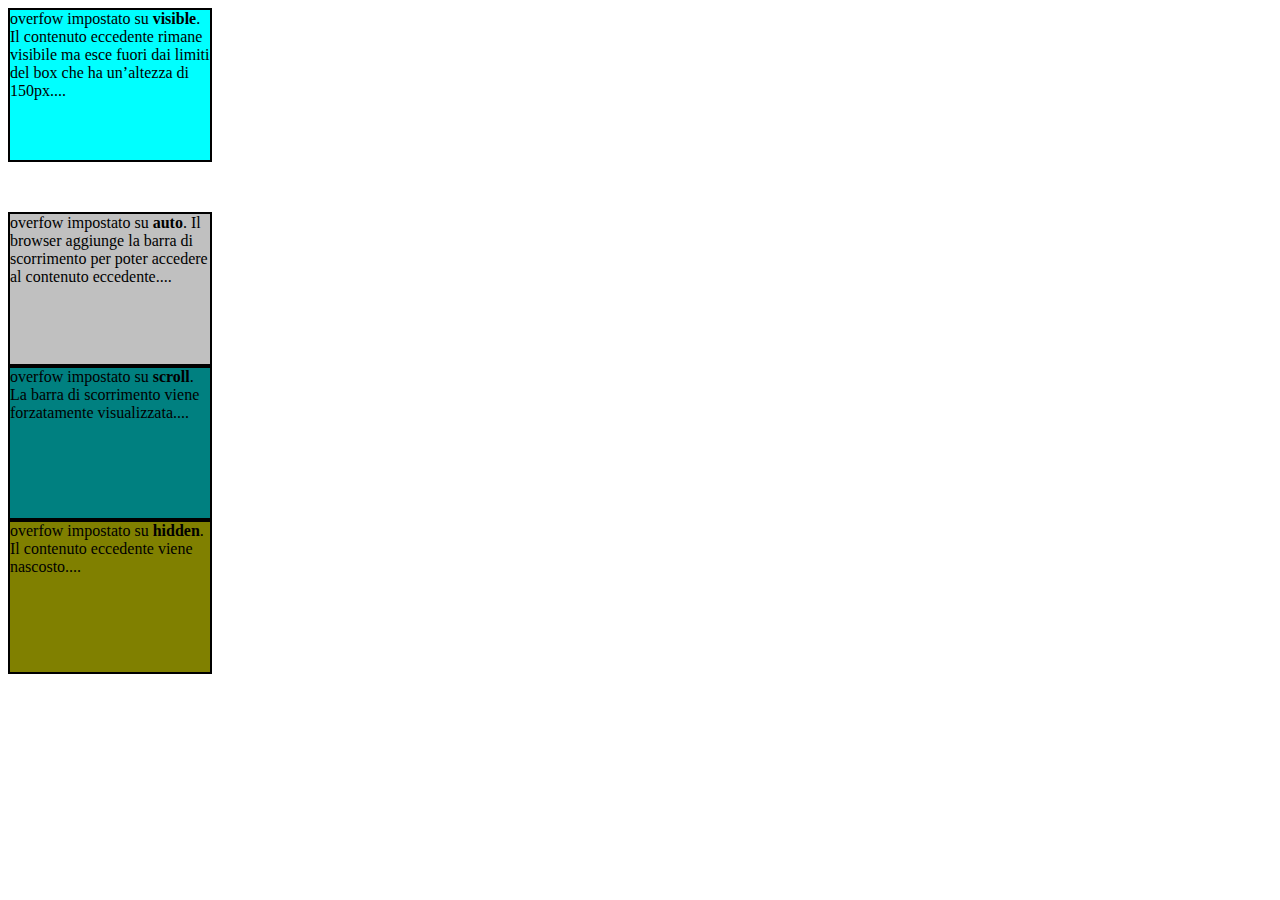
<file: Informatica/index.html>
<HTML>
		<head> <link rel="stylesheet" href="style.css">  </head>
		<body>





<div id=box1> overfow impostato su <b>visible</b>. Il contenuto eccedente rimane visibile ma esce fuori dai limiti del box che ha un’altezza di 150px....</div>

<div id=box2>overfow impostato su <b>auto</b>. Il browser aggiunge la barra di scorrimento per poter accedere al contenuto eccedente....</div>

<div id=box3>overfow impostato su <b>scroll</b>. La barra di scorrimento viene forzatamente visualizzata....</div>

<div id=box4>overfow impostato su <b>hidden</b>. <br>Il contenuto eccedente viene nascosto....</div>

</body>

</HTML>
</file>
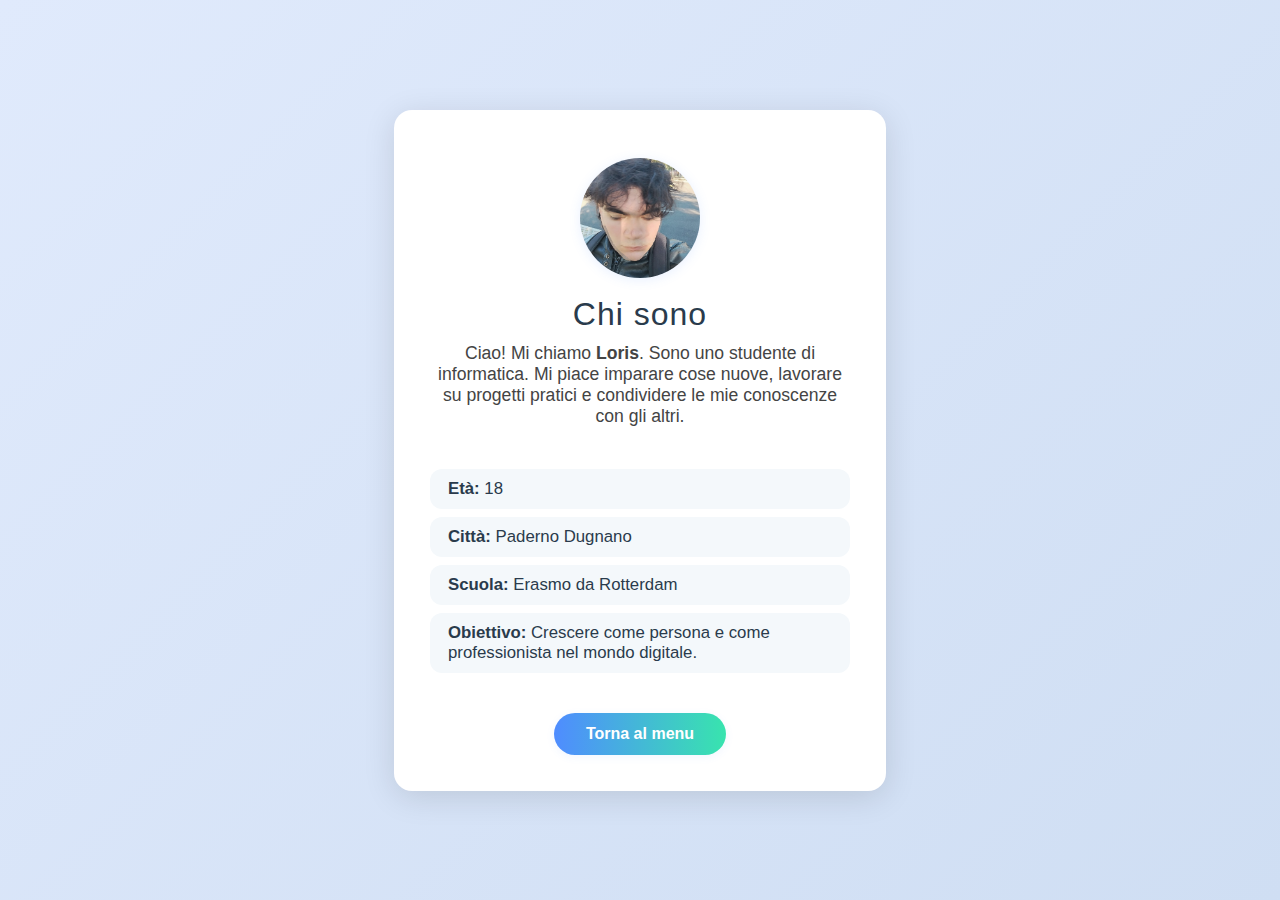
<file: chi-sono.html>
<!DOCTYPE html>
<html lang="it">
<head>
    <meta charset="UTF-8">
    <meta name="viewport" content="width=device-width, initial-scale=1.0">
    <title>Chi sono</title>
    <style>
        body {
            min-height: 100vh;
            margin: 0;
            background: linear-gradient(135deg, #e0eafc 0%, #cfdef3 100%);
            display: flex;
            align-items: center;
            justify-content: center;
            font-family: 'Segoe UI', Arial, sans-serif;
        }
        .profile-box {
            background: #fff;
            border-radius: 18px;
            box-shadow: 0 6px 32px rgba(0,0,0,0.12);
            padding: 48px 36px 36px 36px;
            display: flex;
            flex-direction: column;
            align-items: center;
            min-width: 340px;
            max-width: 420px;
        }
        .profile-pic {
            width: 120px;
            height: 120px;
            border-radius: 50%;
            object-fit: cover;
            box-shadow: 0 2px 12px rgba(79,140,255,0.13);
            margin-bottom: 18px;
            background: #e0eafc;
        }
        .profile-title {
            font-size: 2em;
            color: #2a3b4c;
            margin-bottom: 10px;
            letter-spacing: 1px;
        }
        .profile-desc {
            color: #444;
            font-size: 1.1em;
            text-align: center;
            margin-bottom: 18px;
        }
        .profile-list {
            list-style: none;
            padding: 0;
            margin-bottom: 22px;
            width: 100%;
        }
        .profile-list li {
            background: #f4f8fb;
            margin: 8px 0;
            padding: 10px 18px;
            border-radius: 12px;
            color: #2a3b4c;
            font-size: 1.05em;
        }
        .back-btn {
            display: inline-block;
            margin-top: 10px;
            padding: 12px 32px;
            background: linear-gradient(90deg, #4f8cff 0%, #38e4ae 100%);
            color: #fff;
            font-size: 1em;
            font-weight: 600;
            border: none;
            border-radius: 32px;
            box-shadow: 0 2px 8px rgba(79,140,255,0.08);
            cursor: pointer;
            text-decoration: none;
            transition: background 0.2s, transform 0.13s;
        }
        .back-btn:hover {
            background: linear-gradient(90deg, #38e4ae 0%, #4f8cff 100%);
            transform: translateY(-2px) scale(1.03);
        }
    </style>
</head>
<body>
    <div class="profile-box">
    <img class="profile-pic" src="pfp.png" alt="Foto profilo">
        <div class="profile-title">Chi sono</div>
        <div class="profile-desc">Ciao! Mi chiamo <strong>Loris</strong>. Sono uno studente di informatica. Mi piace imparare cose nuove, lavorare su progetti pratici e condividere le mie conoscenze con gli altri.</div>
        <ul class="profile-list">
            <li><strong>Età:</strong> 18</li>
            <li><strong>Città:</strong> Paderno Dugnano</li>
            <li><strong>Scuola:</strong> Erasmo da Rotterdam</li>
            <li><strong>Obiettivo:</strong> Crescere come persona e come professionista nel mondo digitale.</li>
        </ul>
        <a class="back-btn" href="menu.html">Torna al menu</a>
    </div>
</body>
</html>
</file>
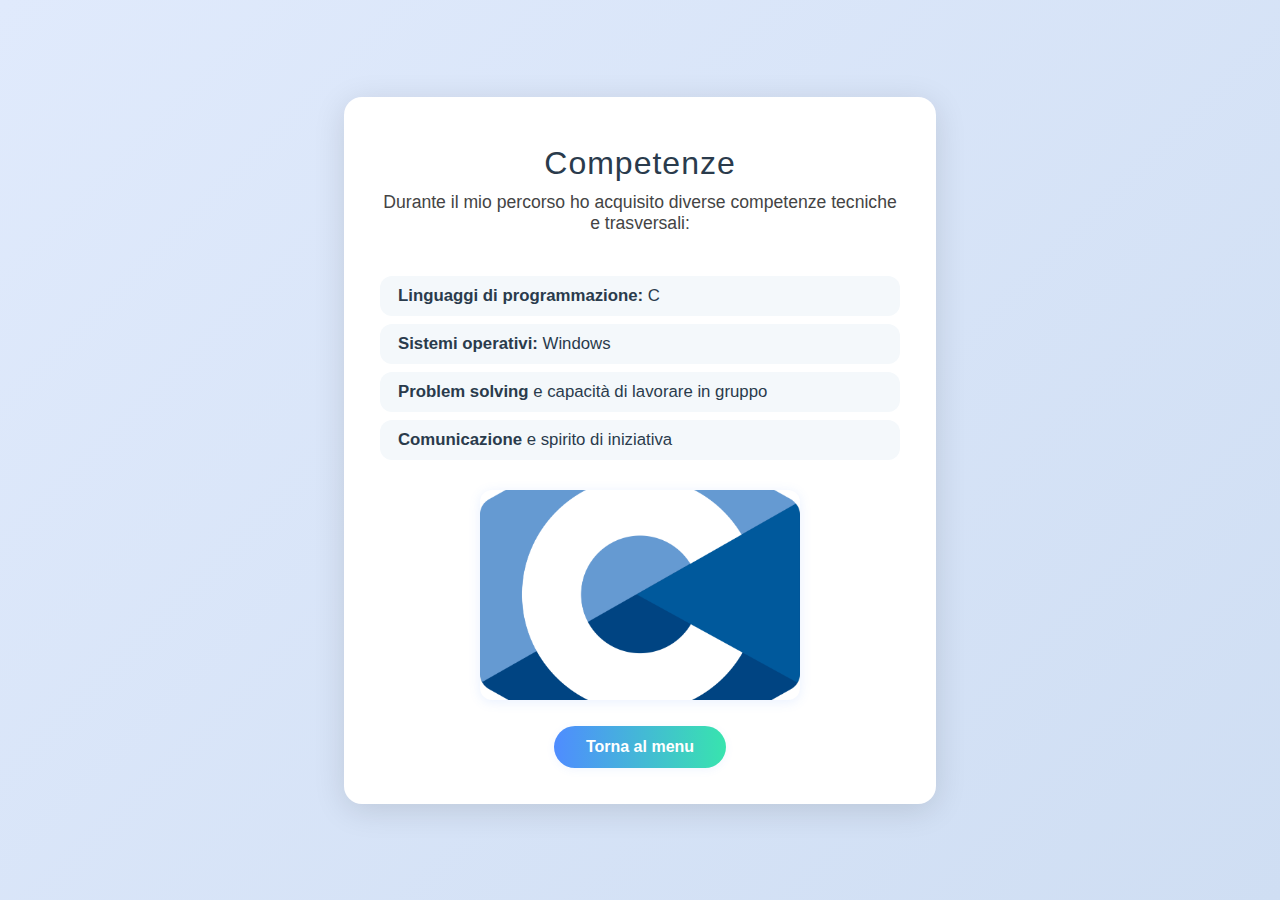
<file: competenze.html>
<!-- Pagina Competenze: mostra le abilità tecniche e trasversali -->
<!DOCTYPE html>
<html lang="it">
<head>
    <meta charset="UTF-8">
    <meta name="viewport" content="width=device-width, initial-scale=1.0">
    <title>Competenze</title>
    <!-- Stili CSS per layout e grafica -->
    <style>
        /* Impostazioni generali della pagina */
        body {
            min-height: 100vh;
            margin: 0;
            background: linear-gradient(135deg, #e0eafc 0%, #cfdef3 100%);
            display: flex;
            align-items: center;
            justify-content: center;
            font-family: 'Segoe UI', Arial, sans-serif;
        }
        /* Box centrale per i contenuti */
        .skills-box {
            background: #fff;
            border-radius: 18px;
            box-shadow: 0 6px 32px rgba(0,0,0,0.12);
            padding: 48px 36px 36px 36px;
            display: flex;
            flex-direction: column;
            align-items: center;
            min-width: 340px;
            max-width: 520px;
        }
        /* Titolo principale */
        .skills-title {
            font-size: 2em;
            color: #2a3b4c;
            margin-bottom: 10px;
            letter-spacing: 1px;
        }
        /* Descrizione */
        .skills-desc {
            color: #444;
            font-size: 1.1em;
            text-align: center;
            margin-bottom: 18px;
        }
        /* Lista delle competenze */
        .skills-list {
            list-style: none;
            padding: 0;
            margin-bottom: 22px;
            width: 100%;
        }
        .skills-list li {
            background: #f4f8fb;
            margin: 8px 0;
            padding: 10px 18px;
            border-radius: 12px;
            color: #2a3b4c;
            font-size: 1.05em;
        }
        /* Bottone per tornare al menu */
        .back-btn {
            display: inline-block;
            margin-top: 10px;
            padding: 12px 32px;
            background: linear-gradient(90deg, #4f8cff 0%, #38e4ae 100%);
            color: #fff;
            font-size: 1em;
            font-weight: 600;
            border: none;
            border-radius: 32px;
            box-shadow: 0 2px 8px rgba(79,140,255,0.08);
            cursor: pointer;
            text-decoration: none;
            transition: background 0.2s, transform 0.13s;
        }
        .exp-img {
            width: 320px;
            height: 210px;
            object-fit: cover;
            border-radius: 12px;
            margin-bottom: 16px;
            box-shadow: 0 2px 12px rgba(79,140,255,0.13);
        }
        .back-btn:hover {
            background: linear-gradient(90deg, #38e4ae 0%, #4f8cff 100%);
            transform: translateY(-2px) scale(1.03);
        }
    </style>
</head>
<body>
    <!-- Box centrale con tutte le informazioni -->
    <div class="skills-box">
        <!-- Titolo -->
        <div class="skills-title">Competenze</div>
        <!-- Descrizione generale -->
        <div class="skills-desc">Durante il mio percorso ho acquisito diverse competenze tecniche e trasversali:</div>
        <!-- Lista delle competenze -->
        <ul class="skills-list">
            <li><strong>Linguaggi di programmazione:</strong> C</li>
            <li><strong>Sistemi operativi:</strong> Windows</li>
            <li><strong>Problem solving</strong> e capacità di lavorare in gruppo</li>
            <li><strong>Comunicazione</strong> e spirito di iniziativa</li>
        </ul>
        <img class="exp-img" src="C.png" alt="Immagine C">
        <!-- Bottone per tornare al menu principale -->
        <a class="back-btn" href="menu.html">Torna al menu</a>
    </div>
</body>
</html>
</file>
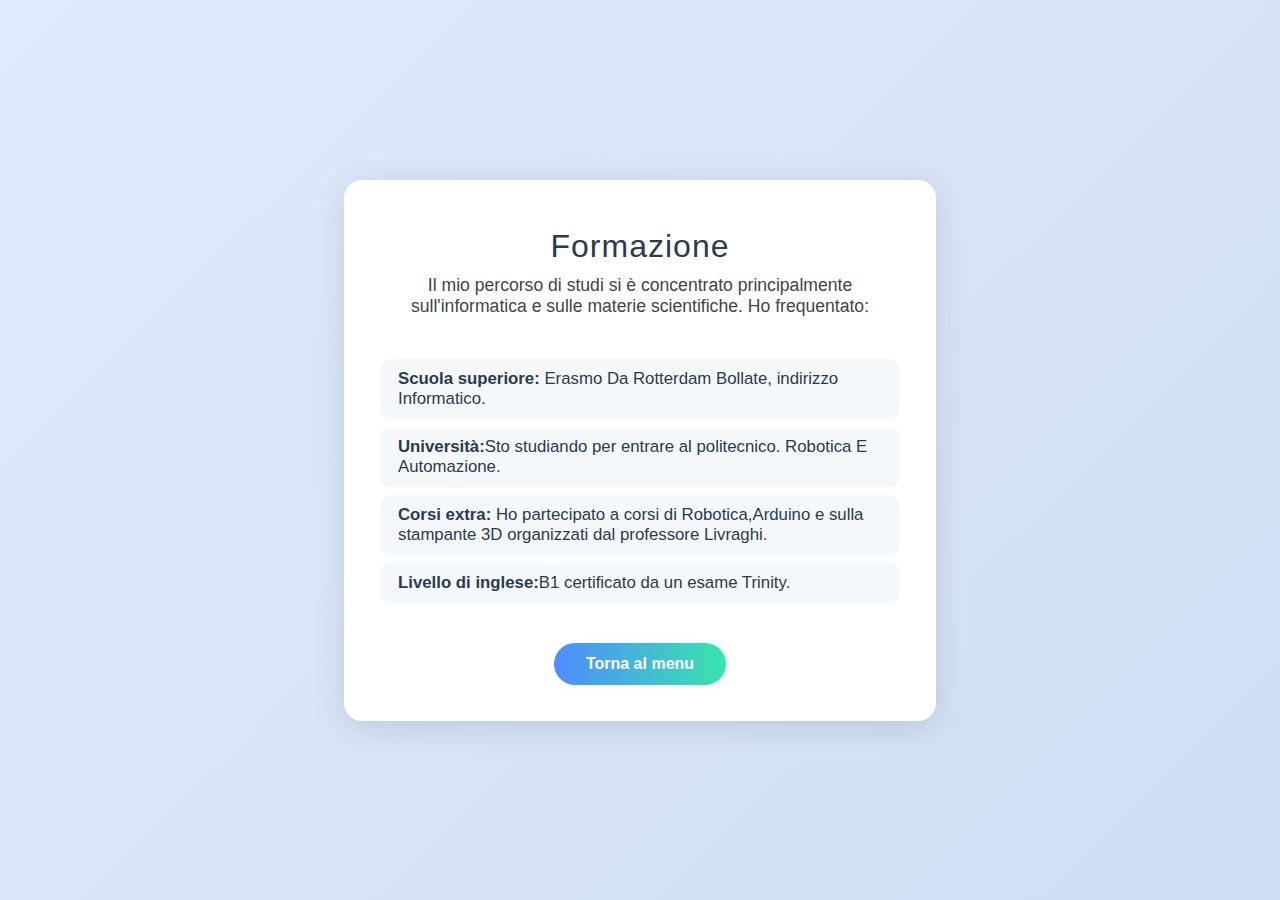
<file: formazione.html>
<!DOCTYPE html>
<html lang="it">
<head>
    <meta charset="UTF-8">
    <meta name="viewport" content="width=device-width, initial-scale=1.0">
    <title>Formazione</title>
    <!-- Stili CSS per layout e grafica -->
    <style>
        /* Impostazioni generali della pagina */
        body {
            min-height: 100vh;
            margin: 0;
            background: linear-gradient(135deg, #e0eafc 0%, #cfdef3 100%);
            display: flex;
            align-items: center;
            justify-content: center;
            font-family: 'Segoe UI', Arial, sans-serif;
        }
        /* Box centrale per i contenuti */
        .form-box {
            background: #fff;
            border-radius: 18px;
            box-shadow: 0 6px 32px rgba(0,0,0,0.12);
            padding: 48px 36px 36px 36px;
            display: flex;
            flex-direction: column;
            align-items: center;
            min-width: 340px;
            max-width: 520px;
        }
        /* Titolo principale */
        .form-title {
            font-size: 2em;
            color: #2a3b4c;
            margin-bottom: 10px;
            letter-spacing: 1px;
        }
        /* Descrizione */
        .form-desc {
            color: #444;
            font-size: 1.1em;
            text-align: center;
            margin-bottom: 18px;
        }
        /* Lista delle tappe formative */
        .form-list {
            list-style: none;
            padding: 0;
            margin-bottom: 22px;
            width: 100%;
        }
        .form-list li {
            background: #f4f8fb;
            margin: 8px 0;
            padding: 10px 18px;
            border-radius: 12px;
            color: #2a3b4c;
            font-size: 1.05em;
        }
        /* Bottone per tornare al menu */
        .back-btn {
            display: inline-block;
            margin-top: 10px;
            padding: 12px 32px;
            background: linear-gradient(90deg, #4f8cff 0%, #38e4ae 100%);
            color: #fff;
            font-size: 1em;
            font-weight: 600;
            border: none;
            border-radius: 32px;
            box-shadow: 0 2px 8px rgba(79,140,255,0.08);
            cursor: pointer;
            text-decoration: none;
            transition: background 0.2s, transform 0.13s;
        }
        .back-btn:hover {
            background: linear-gradient(90deg, #38e4ae 0%, #4f8cff 100%);
            transform: translateY(-2px) scale(1.03);
        }
    </style>
</head>
<body>
    <!-- Box centrale con tutte le informazioni -->
    <div class="form-box">
        <!-- Titolo -->
        <div class="form-title">Formazione</div>
        <!-- Descrizione generale -->
        <div class="form-desc">Il mio percorso di studi si è concentrato principalmente sull'informatica e sulle materie scientifiche. Ho frequentato:</div>
        <!-- Lista delle tappe formative -->
        <ul class="form-list">
            <li><strong>Scuola superiore:</strong> Erasmo Da Rotterdam Bollate, indirizzo Informatico.</li>
            <li><strong>Università:</strong>Sto studiando per entrare al politecnico. Robotica E Automazione. </li>
            <li><strong>Corsi extra:</strong> Ho partecipato a corsi di Robotica,Arduino e sulla stampante 3D organizzati dal professore Livraghi.</li>
            <li><strong>Livello di inglese:</strong>B1 certificato da un esame Trinity. </li>
        </ul>
        <!-- Bottone per tornare al menu principale -->
        <a class="back-btn" href="menu.html">Torna al menu</a>
    </div>
</body>
</html>
</file>
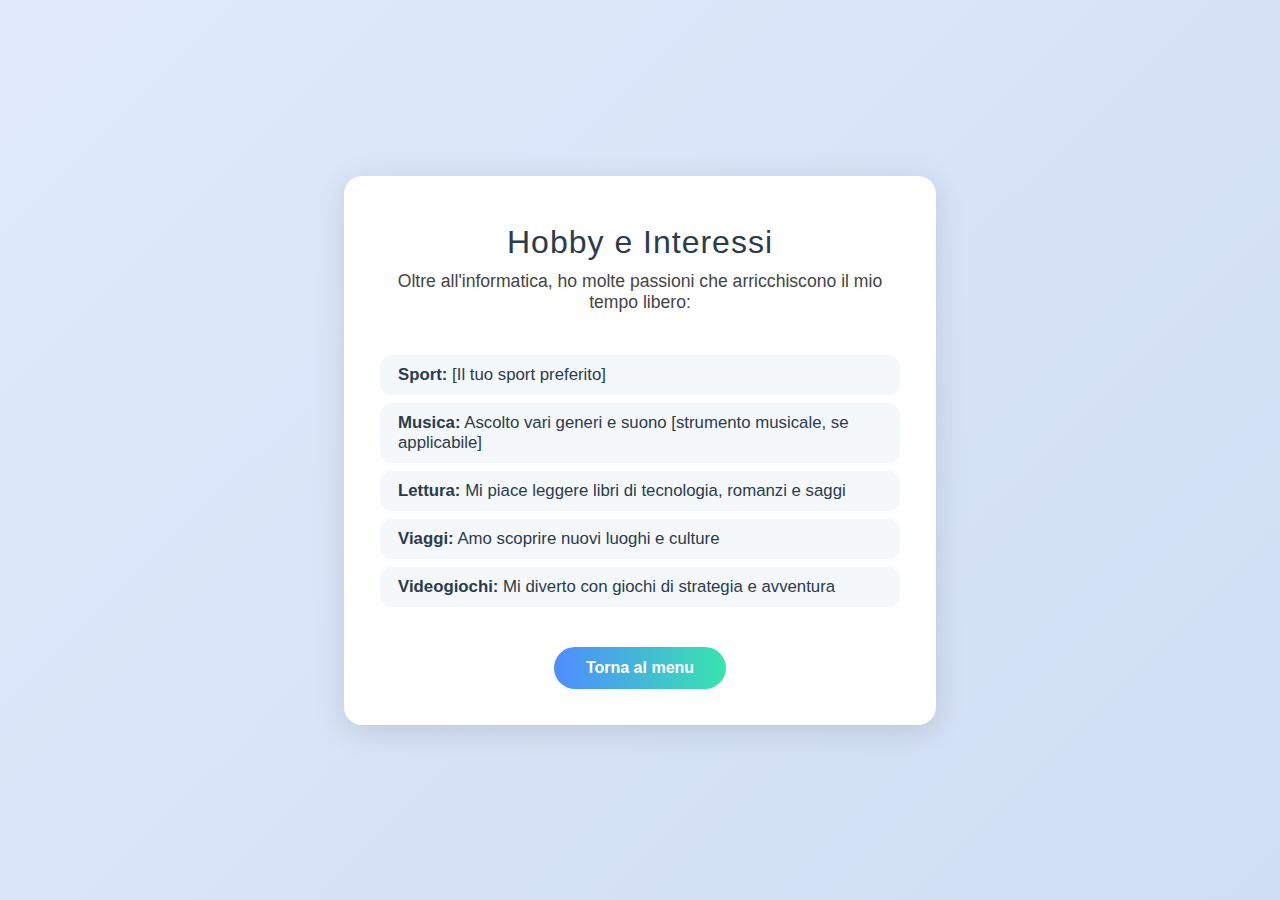
<file: hobby.html>
<!-- Pagina Hobby e Interessi: mostra passioni e attività nel tempo libero -->
<!DOCTYPE html>
<html lang="it">
<head>
    <meta charset="UTF-8">
    <meta name="viewport" content="width=device-width, initial-scale=1.0">
    <title>Hobby e Interessi</title>
    <!-- Stili CSS per layout e grafica -->
    <style>
        /* Impostazioni generali della pagina */
        body {
            min-height: 100vh;
            margin: 0;
            background: linear-gradient(135deg, #e0eafc 0%, #cfdef3 100%);
            display: flex;
            align-items: center;
            justify-content: center;
            font-family: 'Segoe UI', Arial, sans-serif;
        }
        /* Box centrale per i contenuti */
        .hobby-box {
            background: #fff;
            border-radius: 18px;
            box-shadow: 0 6px 32px rgba(0,0,0,0.12);
            padding: 48px 36px 36px 36px;
            display: flex;
            flex-direction: column;
            align-items: center;
            min-width: 340px;
            max-width: 520px;
        }
        /* Titolo principale */
        .hobby-title {
            font-size: 2em;
            color: #2a3b4c;
            margin-bottom: 10px;
            letter-spacing: 1px;
        }
        /* Descrizione */
        .hobby-desc {
            color: #444;
            font-size: 1.1em;
            text-align: center;
            margin-bottom: 18px;
        }
        /* Lista degli hobby */
        .hobby-list {
            list-style: none;
            padding: 0;
            margin-bottom: 22px;
            width: 100%;
        }
        .hobby-list li {
            background: #f4f8fb;
            margin: 8px 0;
            padding: 10px 18px;
            border-radius: 12px;
            color: #2a3b4c;
            font-size: 1.05em;
        }
        /* Bottone per tornare al menu */
        .back-btn {
            display: inline-block;
            margin-top: 10px;
            padding: 12px 32px;
            background: linear-gradient(90deg, #4f8cff 0%, #38e4ae 100%);
            color: #fff;
            font-size: 1em;
            font-weight: 600;
            border: none;
            border-radius: 32px;
            box-shadow: 0 2px 8px rgba(79,140,255,0.08);
            cursor: pointer;
            text-decoration: none;
            transition: background 0.2s, transform 0.13s;
        }
        .back-btn:hover {
            background: linear-gradient(90deg, #38e4ae 0%, #4f8cff 100%);
            transform: translateY(-2px) scale(1.03);
        }
    </style>
</head>
<body>
    <!-- Box centrale con tutte le informazioni -->
    <div class="hobby-box">
        <!-- Titolo -->
        <div class="hobby-title">Hobby e Interessi</div>
        <!-- Descrizione generale -->
        <div class="hobby-desc">Oltre all'informatica, ho molte passioni che arricchiscono il mio tempo libero:</div>
        <!-- Lista degli hobby -->
        <ul class="hobby-list">
            <li><strong>Sport:</strong> [Il tuo sport preferito]</li>
            <li><strong>Musica:</strong> Ascolto vari generi e suono [strumento musicale, se applicabile]</li>
            <li><strong>Lettura:</strong> Mi piace leggere libri di tecnologia, romanzi e saggi</li>
            <li><strong>Viaggi:</strong> Amo scoprire nuovi luoghi e culture</li>
            <li><strong>Videogiochi:</strong> Mi diverto con giochi di strategia e avventura</li>
        </ul>
        <!-- Bottone per tornare al menu principale -->
        <a class="back-btn" href="menu.html">Torna al menu</a>
    </div>
</body>
</html>
</file>
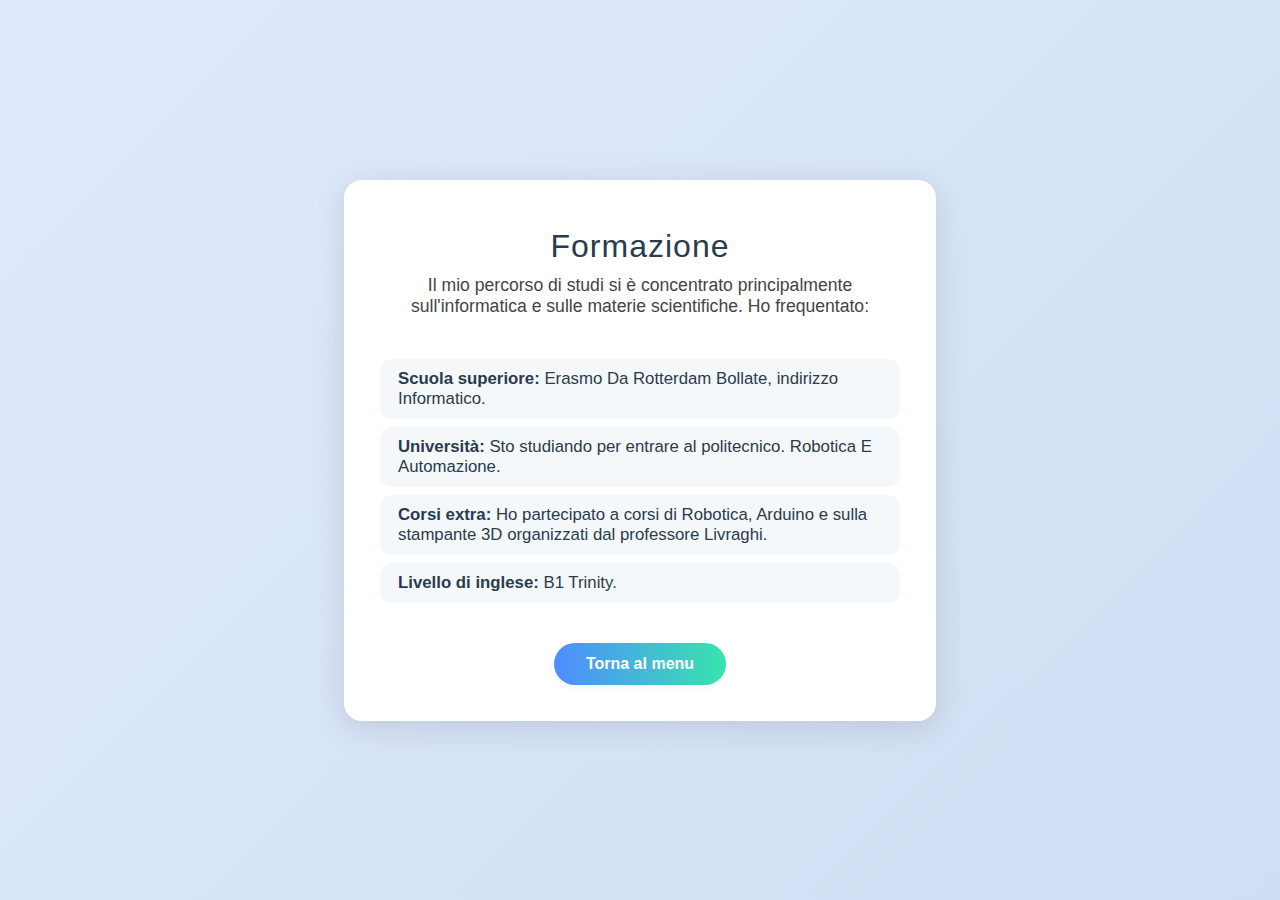
<file: 1/formazione.html>
<!DOCTYPE html>
<html lang="it">
<head>
    <meta charset="UTF-8">
    <meta name="viewport" content="width=device-width, initial-scale=1.0">
    <title>Formazione</title>
    <!-- Stili CSS per layout e grafica -->
    <style>
        /* Impostazioni generali della pagina */
        body {
            min-height: 100vh;
            margin: 0;
            background: linear-gradient(135deg, #e0eafc 0%, #cfdef3 100%);
            display: flex;
            align-items: center;
            justify-content: center;
            font-family: 'Segoe UI', Arial, sans-serif;
        }
        /* Box centrale per i contenuti */
        .form-box {
            background: #fff;
            border-radius: 18px;
            box-shadow: 0 6px 32px rgba(0,0,0,0.12);
            padding: 48px 36px 36px 36px;
            display: flex;
            flex-direction: column;
            align-items: center;
            min-width: 340px;
            max-width: 520px;
        }
        /* Titolo principale */
        .form-title {
            font-size: 2em;
            color: #2a3b4c;
            margin-bottom: 10px;
            letter-spacing: 1px;
        }
        /* Descrizione */
        .form-desc {
            color: #444;
            font-size: 1.1em;
            text-align: center;
            margin-bottom: 18px;
        }
        /* Lista delle tappe formative */
        .form-list {
            list-style: none;
            padding: 0;
            margin-bottom: 22px;
            width: 100%;
        }
        .form-list li {
            background: #f4f8fb;
            margin: 8px 0;
            padding: 10px 18px;
            border-radius: 12px;
            color: #2a3b4c;
            font-size: 1.05em;
        }
        /* Bottone per tornare al menu */
        .back-btn {
            display: inline-block;
            margin-top: 10px;
            padding: 12px 32px;
            background: linear-gradient(90deg, #4f8cff 0%, #38e4ae 100%);
            color: #fff;
            font-size: 1em;
            font-weight: 600;
            border: none;
            border-radius: 32px;
            box-shadow: 0 2px 8px rgba(79,140,255,0.08);
            cursor: pointer;
            text-decoration: none;
            transition: background 0.2s, transform 0.13s;
        }
        .back-btn:hover {
            background: linear-gradient(90deg, #38e4ae 0%, #4f8cff 100%);
            transform: translateY(-2px) scale(1.03);
        }
    </style>
</head>
<body>
    <!-- Box centrale con tutte le informazioni -->
    <div class="form-box">
        <!-- Titolo -->
        <div class="form-title">Formazione</div>
        <!-- Descrizione generale -->
        <div class="form-desc">Il mio percorso di studi si è concentrato principalmente sull'informatica e sulle materie scientifiche. Ho frequentato:</div>
        <!-- Lista delle tappe formative -->
        <ul class="form-list">
            <li><strong>Scuola superiore:</strong> Erasmo Da Rotterdam Bollate, indirizzo Informatico.</li>
            <li><strong>Università:</strong> Sto studiando per entrare al politecnico. Robotica E Automazione. </li>
            <li><strong>Corsi extra:</strong> Ho partecipato a corsi di Robotica, Arduino e sulla stampante 3D organizzati dal professore Livraghi.</li>
            <li><strong>Livello di inglese:</strong> B1 Trinity. </li>
        </ul>
        <!-- Bottone per tornare al menu principale -->
        <a class="back-btn" href="menu.html">Torna al menu</a>
    </div>
</body>
</html>
</file>
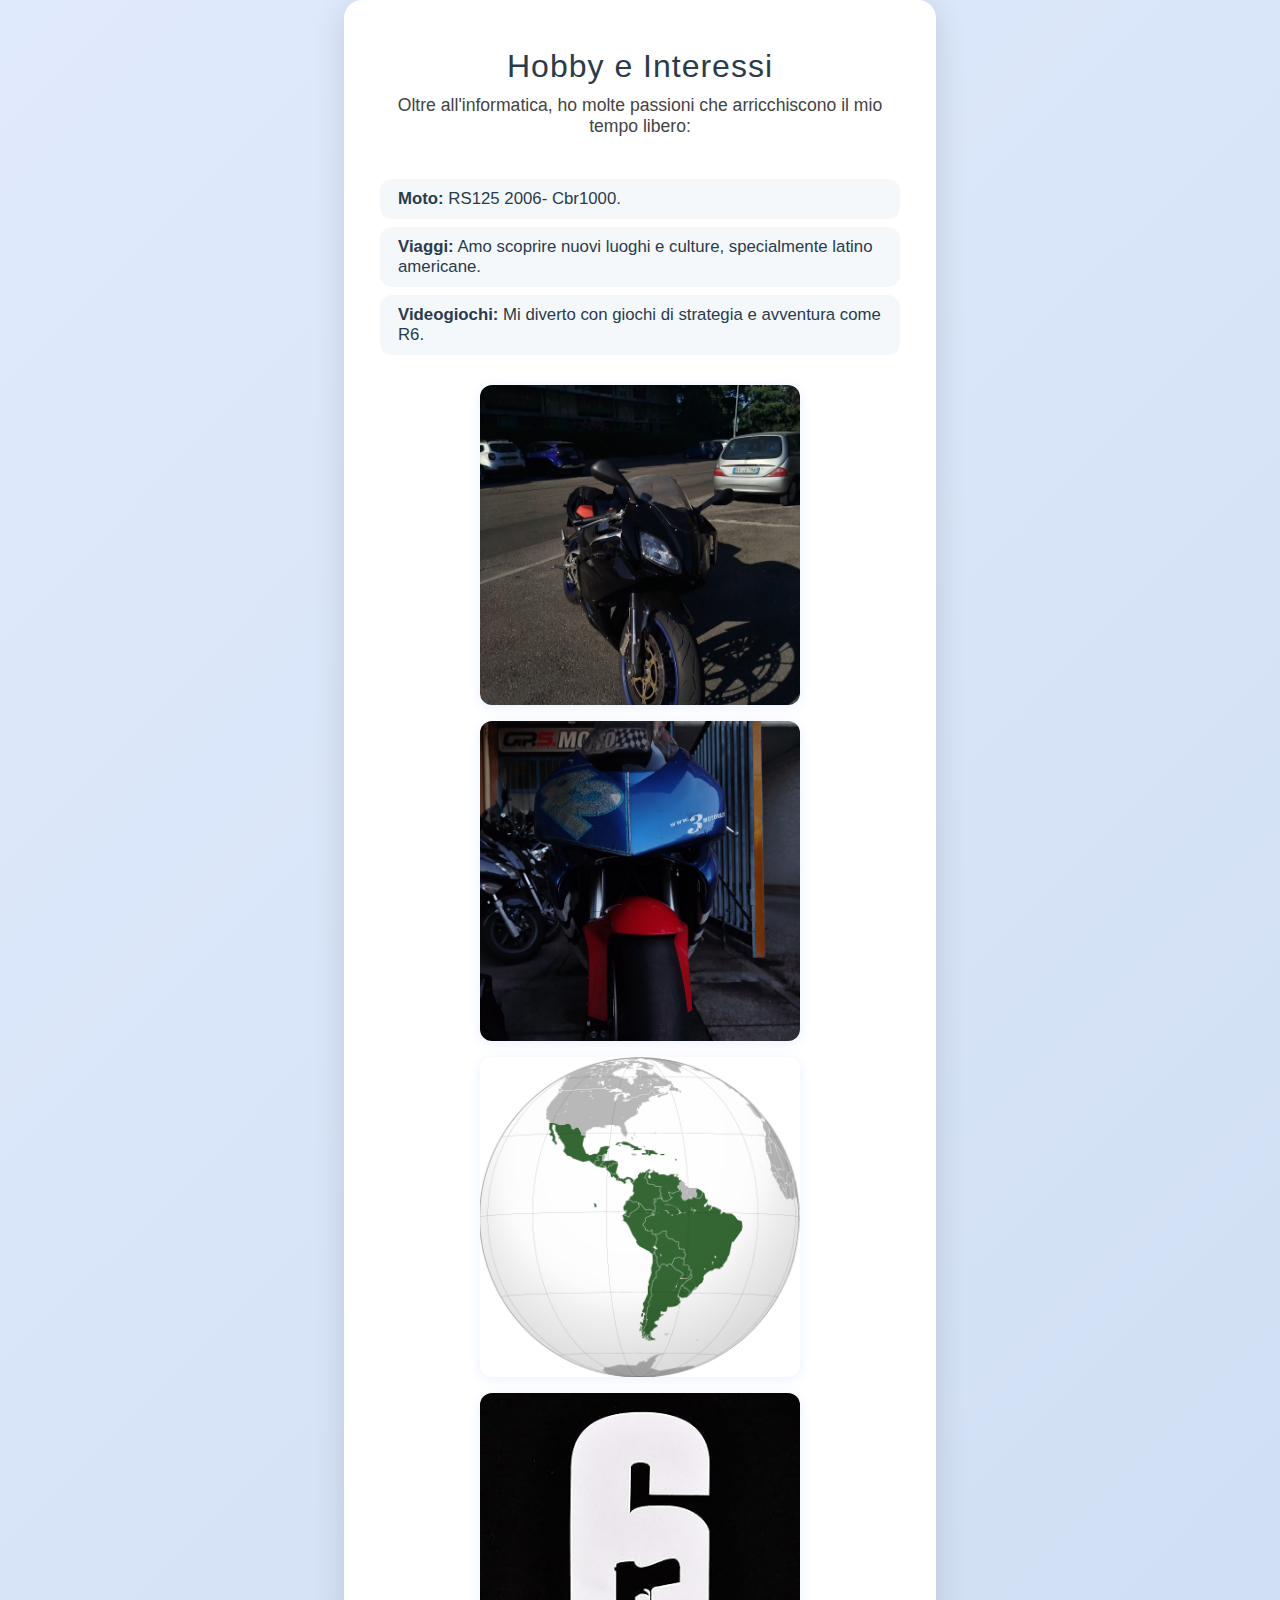
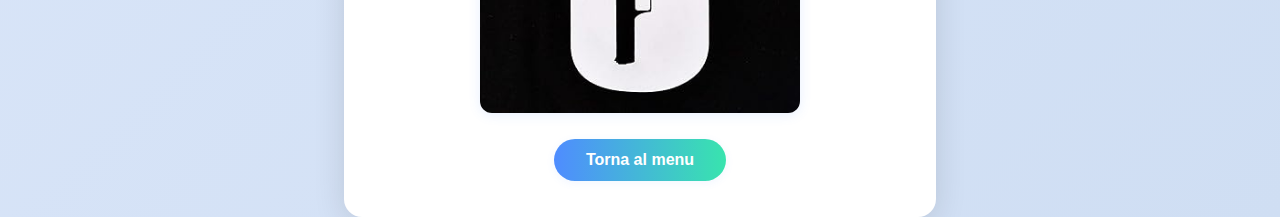
<file: 1/hobby.html>
<!-- Pagina Hobby e Interessi: mostra passioni e attività nel tempo libero -->
<!DOCTYPE html>
<html lang="it">
<head>
    <meta charset="UTF-8">
    <meta name="viewport" content="width=device-width, initial-scale=1.0">
    <title>Hobby e Interessi</title>
    <!-- Stili CSS per layout e grafica -->
    <style>
        /* Impostazioni generali della pagina */
        body {
            min-height: 100vh;
            margin: 0;
            background: linear-gradient(135deg, #e0eafc 0%, #cfdef3 100%);
            display: flex;
            align-items: center;
            justify-content: center;
            font-family: 'Segoe UI', Arial, sans-serif;
        }
        /* Box centrale per i contenuti */
        .hobby-box {
            background: #fff;
            border-radius: 18px;
            box-shadow: 0 6px 32px rgba(0,0,0,0.12);
            padding: 48px 36px 36px 36px;
            display: flex;
            flex-direction: column;
            align-items: center;
            min-width: 340px;
            max-width: 520px;
        }
        /* Titolo principale */
        .hobby-title {
            font-size: 2em;
            color: #2a3b4c;
            margin-bottom: 10px;
            letter-spacing: 1px;
        }
        /* Descrizione */
        .hobby-desc {
            color: #444;
            font-size: 1.1em;
            text-align: center;
            margin-bottom: 18px;
        }
        /* Lista degli hobby */
        .hobby-list {
            list-style: none;
            padding: 0;
            margin-bottom: 22px;
            width: 100%;
        }
        .hobby-list li {
            background: #f4f8fb;
            margin: 8px 0;
            padding: 10px 18px;
            border-radius: 12px;
            color: #2a3b4c;
            font-size: 1.05em;
        }
        /* Bottone per tornare al menu */
        .back-btn {
            display: inline-block;
            margin-top: 10px;
            padding: 12px 32px;
            background: linear-gradient(90deg, #4f8cff 0%, #38e4ae 100%);
            color: #fff;
            font-size: 1em;
            font-weight: 600;
            border: none;
            border-radius: 32px;
            box-shadow: 0 2px 8px rgba(79,140,255,0.08);
            cursor: pointer;
            text-decoration: none;
            transition: background 0.2s, transform 0.13s;
        }
        .exp-img {
            width: 320px;
            height: 320px;
            object-fit: cover;
            border-radius: 12px;
            margin-bottom: 16px;
            box-shadow: 0 2px 12px rgba(79,140,255,0.13);
        }
        .back-btn:hover {
            background: linear-gradient(90deg, #38e4ae 0%, #4f8cff 100%);
            transform: translateY(-2px) scale(1.03);
        }
    </style>
</head>
<body>
    <!-- Box centrale con tutte le informazioni -->
    <div class="hobby-box">
        <!-- Titolo -->
        <div class="hobby-title">Hobby e Interessi</div>
        <!-- Descrizione generale -->
        <div class="hobby-desc">Oltre all'informatica, ho molte passioni che arricchiscono il mio tempo libero:</div>
        <!-- Lista degli hobby -->
        <ul class="hobby-list">
            <li><strong>Moto:</strong> RS125 2006- Cbr1000.</li>
            <li><strong>Viaggi:</strong> Amo scoprire nuovi luoghi e culture, specialmente latino americane.</li>
            <li><strong>Videogiochi:</strong> Mi diverto con giochi di strategia e avventura come R6.</li>
        </ul>
        <img class="exp-img" src="Rs125.png" alt="Rs125">
        <img class="exp-img" src="Cbr1000.png" alt="Cbr1000">
        <img class="exp-img" src="Latinoamerica.png" alt="Latina America">
        <img class="exp-img" src="R6.png" alt="R6">
        <!-- Bottone per tornare al menu principale -->
        <a class="back-btn" href="menu.html">Torna al menu</a>
    </div>
</body>
</html>
</file>
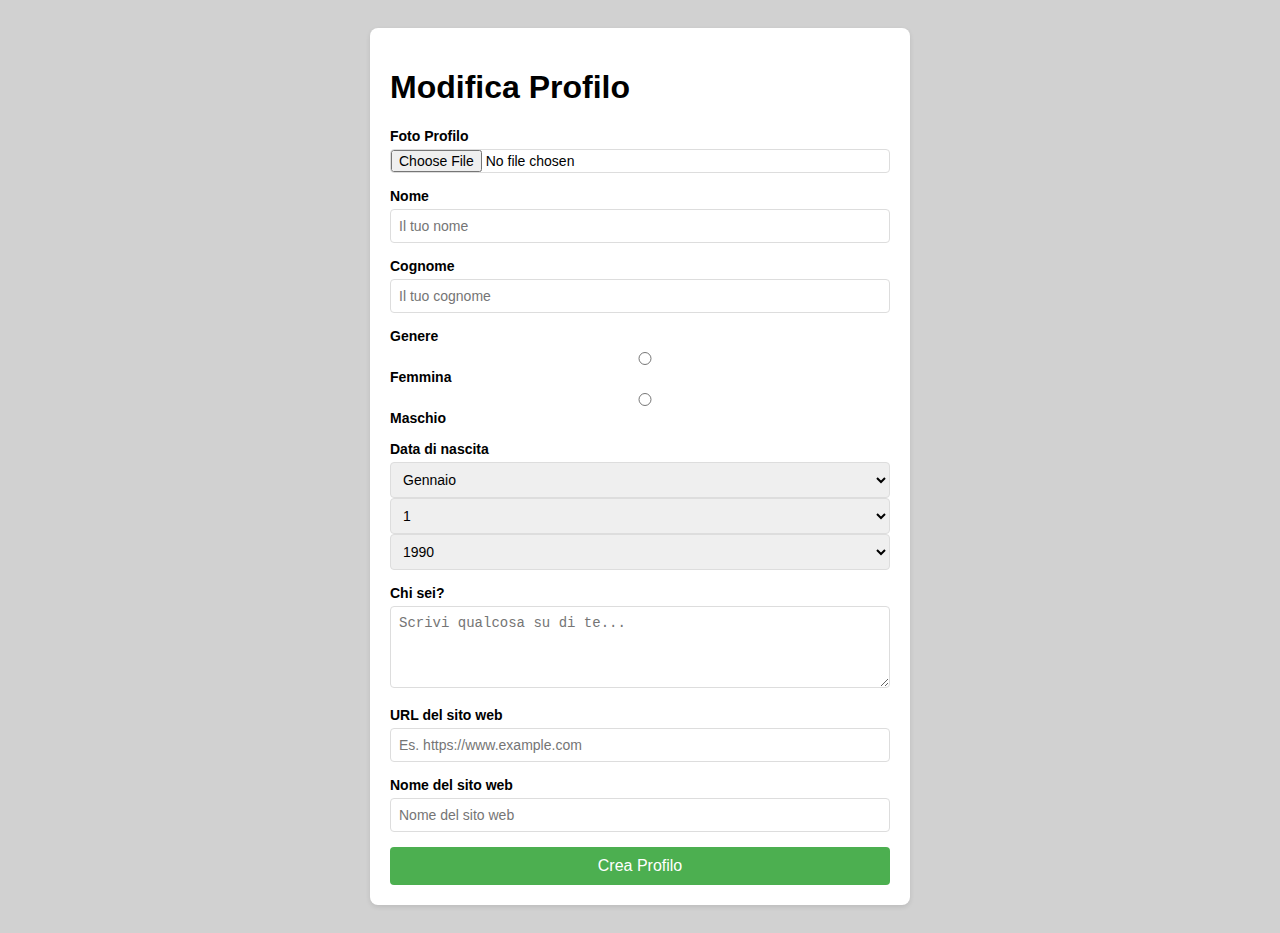
<file: esercitazioni/1.html>
<!DOCTYPE html>
<html lang="it">
<head>
    <meta charset="UTF-8">
    <meta name="viewport" content="width=device-width, initial-scale=1.0">
    <title>Modifica Profilo</title>
    <style>
        body {
            font-family: Arial, sans-serif;
            padding: 20px;
            background-color: #d1d1d1;
        }
    .contenitore-form {
            background-color: #ffffff;
            padding: 20px;
            border-radius: 8px;
            box-shadow: 0 2px 5px rgba(0, 0, 0, 0.1);
            max-width: 500px;
            margin: auto;
        }
    .gruppo-form {
            margin-bottom: 15px;
        }
    .gruppo-form label {
            font-size: 14px;
            font-weight: bold;
            margin-bottom: 5px;
            display: block;
        }
    .gruppo-form input,
    .gruppo-form select,
    .gruppo-form textarea {
            width: 100%;
            padding: 8px;
            font-size: 14px;
            border: 1px solid #ddd;
            border-radius: 4px;
            box-sizing: border-box;
        }
    .gruppo-form input[type="file"] {
            padding: 0;
        }
    .gruppo-genere {
            margin-top: 10px;
        }

    .btn-invia {
            background-color: #4CAF50;
            color: white;
            padding: 10px 20px;
            border: none;
            border-radius: 4px;
            cursor: pointer;
            font-size: 16px;
            width: 100%;
        }
    </style>
</head>
<body>

    <div class="contenitore-form">
        <h1>Modifica Profilo</h1>
    <form>
            <!-- Foto profilo -->
            <div class="gruppo-form">
                <label for="profile-photo">Foto Profilo</label>
                <input type="file" id="profile-photo" name="profile-photo">
            </div>

            <!-- Nome -->
            <div class="gruppo-form">
                <label for="first-name">Nome</label>
                <input type="text" id="first-name" name="first-name" placeholder="Il tuo nome">
            </div>

            <div class="gruppo-form">
                <label for="last-name">Cognome</label>
                <input type="text" id="last-name" name="last-name" placeholder="Il tuo cognome">
            </div>

            <!-- Genere -->
            <div class="gruppo-form gruppo-genere">
                <label>Genere</label>
                <input type="radio" id="female" name="gender" value="female">
                <label for="female">Femmina</label>
                <input type="radio" id="male" name="gender" value="male">
                <label for="male">Maschio</label>
            </div>

            <!-- Data di nascita -->
            <div class="gruppo-form">
                <label for="birth-date">Data di nascita</label>
                <select id="month" name="month">
                    <option value="01">Gennaio</option>
                    <option value="02">Febbraio</option>
                    <option value="03">Marzo</option>
                    <option value="04">Aprile</option>
                    <option value="05">Maggio</option>
                    <option value="06">Giugno</option>
                    <option value="07">Luglio</option>
                    <option value="08">Agosto</option>
                    <option value="09">Settembre</option>
                    <option value="10">Ottobre</option>
                    <option value="11">Novembre</option>
                    <option value="12">Dicembre</option>
                </select>
                <select id="day" name="day">
                    <option value="01">1</option>
                    <option value="02">2</option>
                    <!-- aggiungere altre opzioni per i giorni -->
                </select>
                <select id="year" name="year">
                    <option value="1990">1990</option>
                    <option value="1991">1991</option>
                    <!-- aggiungere altri anni -->
                </select>
            </div>

            <!-- Descrizione -->
            <div class="gruppo-form">
                <label for="about-you">Chi sei?</label>
                <textarea id="about-you" name="about-you" rows="4" placeholder="Scrivi qualcosa su di te..."></textarea>
            </div>

            <!-- Sito web -->
            <div class="gruppo-form">
                <label for="web-url">URL del sito web</label>
                <input type="url" id="web-url" name="web-url" placeholder="Es. https://www.example.com">
            </div>

            <div class="gruppo-form">
                <label for="web-name">Nome del sito web</label>
                <input type="text" id="web-name" name="web-name" placeholder="Nome del sito web">
            </div>

            <!-- Pulsante di invio -->
            <button type="submit" class="btn-invia">Crea Profilo</button>
        </form>
    </div>

</body>
</html>
</file>
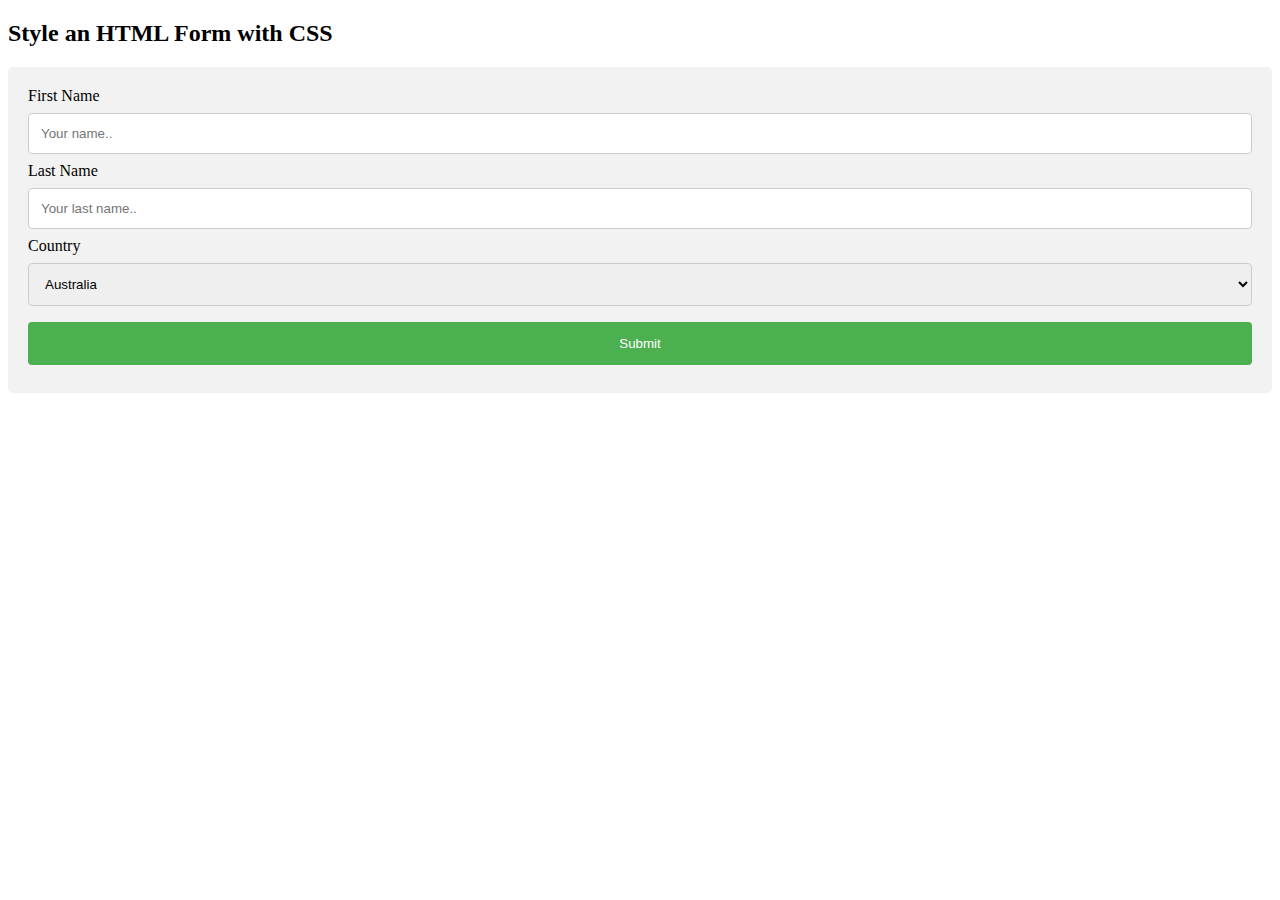
<file: esercitazioni/2.html>
<!DOCTYPE html>
<html>
<style>
form {
  border-radius: 5px;
  background-color: #f2f2f2;
  padding: 20px;
}

label {display: block;}

input[type=text], select {
  width: 100%;
  padding: 12px;
  margin: 8px 0;
  display: inline-block;
  border: 1px solid #ccc;
  border-radius: 4px;
  box-sizing: border-box;
}

input[type=submit] {
  width: 100%;
  background-color: #4CAF50;
  color: white;
  padding: 14px;
  margin: 8px 0;
  border: none;
  border-radius: 4px;
  cursor: pointer;
}

input[type=submit]:hover {
  background-color: #45a049;
}
</style>
<body>

<h2>Style an HTML Form with CSS</h2>

<form action="/action_page.php">
  <label for="fname">First Name</label>
  <input type="text" id="fname" name="firstname" placeholder="Your name..">

  <label for="lname">Last Name</label>
  <input type="text" id="lname" name="lastname" placeholder="Your last name..">

  <label for="country">Country</label>
  <select id="country" name="country">
    <option value="australia">Australia</option>
    <option value="canada">Canada</option>
    <option value="usa">USA</option>
  </select>
 
  <input type="submit" value="Submit">
</form>

</body>
</html>
</file>
<file: Informatica/style.css>
#box1 { width: 200px;
		height: 150px;
		overfow: visible;
		border: 2px solid black;
		background: aqua;
		margin-bottom: 50px;
		}

#box2 { width: 200px;
		height: 150px;
		overfow: auto;
		border: 2px solid black;
		background: silver;
		}

#box3 { width: 200px;
		height: 150px;
		overfow: scroll;
		border: 2px solid black;
		background: teal;
		}

#box4 { width: 200px;
		height: 150px;
		overfow: hidden;
		border: 2px solid black;
		background: olive;
		}
</file>
